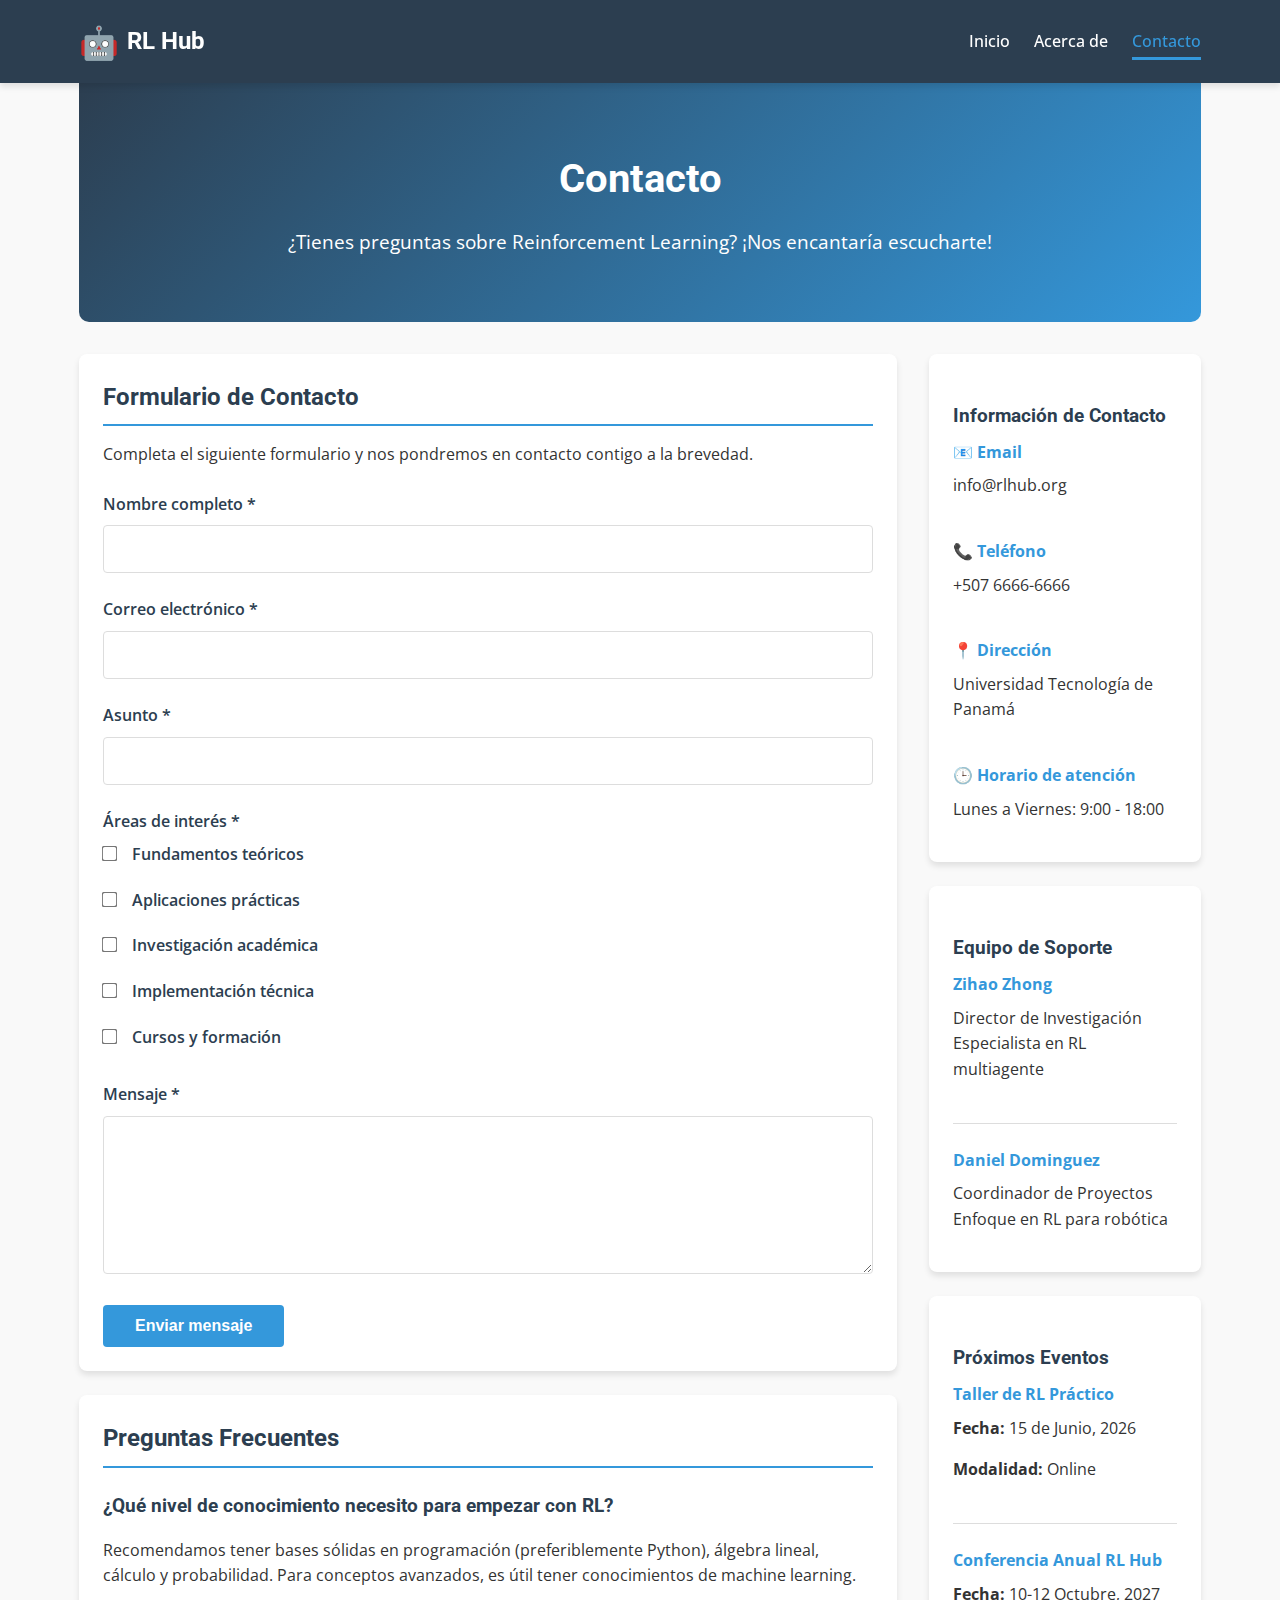
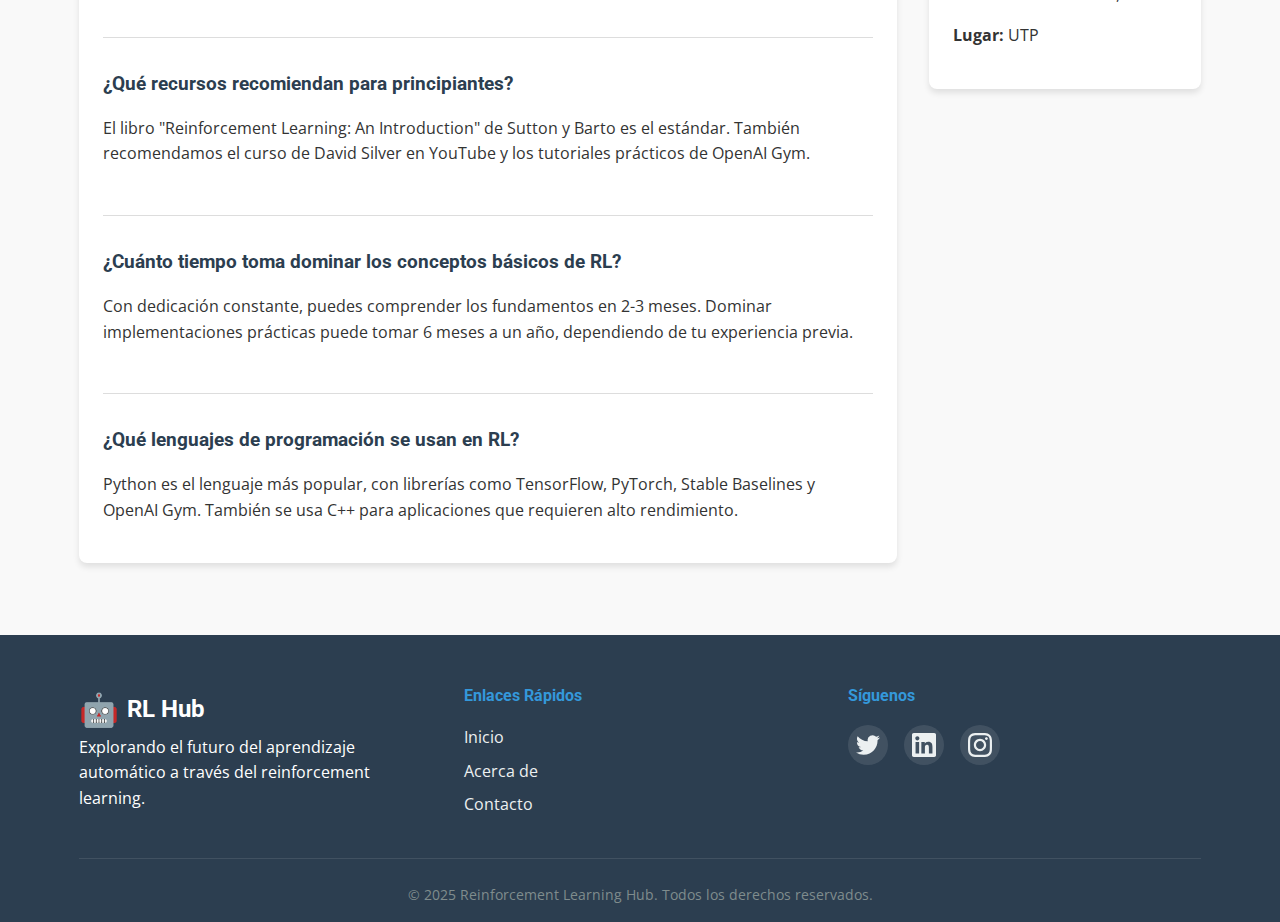
<file: contact.html>
<!DOCTYPE html>
<html lang="es">
<head>
    <meta charset="UTF-8">
    <meta name="viewport" content="width=device-width, initial-scale=1.0">
    <title>Contacto - Reinforcement Learning Hub</title>
    <link rel="stylesheet" href="styles.css">
    <link href="https://fonts.googleapis.com/css2?family=Roboto:wght@300;400;500;700&family=Open+Sans:wght@400;600&display=swap" rel="stylesheet">
</head>
<body>
    <header>
        <div class="container">
            <div class="logo-container">
                <div class="logo">
                    <span class="logo-icon">🤖</span>
                    <span class="logo-text">RL Hub</span>
                </div>
            </div>
            <nav>
                <ul>
                    <li><a href="index.html">Inicio</a></li>
                    <li><a href="about.html">Acerca de</a></li>
                    <li><a href="contact.html" class="active">Contacto</a></li>
                </ul>
            </nav>
        </div>
    </header>

    <main class="container">
        <section class="hero">
            <h1>Contacto</h1>
            <p>¿Tienes preguntas sobre Reinforcement Learning? ¡Nos encantaría escucharte!</p>
        </section>

        <div class="content-wrapper">
            <div class="main-content">
                <article class="card">
                    <h2>Formulario de Contacto</h2>
                    <p>Completa el siguiente formulario y nos pondremos en contacto contigo a la brevedad.</p>
                    
                    <!-- Los mensajes de éxito/error se mostrarán después del envío -->
                    <div id="form-messages"></div>

                    <form method="post" action="process_contact.php" class="contact-form">
                        <div class="form-group">
                            <label for="name">Nombre completo *</label>
                            <input type="text" id="name" name="name" required>
                        </div>

                        <div class="form-group">
                            <label for="email">Correo electrónico *</label>
                            <input type="email" id="email" name="email" required>
                        </div>

                        <div class="form-group">
                            <label for="subject">Asunto *</label>
                            <input type="text" id="subject" name="subject" required>
                        </div>

                        <div class="form-group">
                            <label>Áreas de interés *</label>
                            <div class="checkbox-group">
                                <label class="checkbox-label">
                                    <input type="checkbox" name="interest[]" value="teoria">
                                    <span>Fundamentos teóricos</span>
                                </label>
                                <label class="checkbox-label">
                                    <input type="checkbox" name="interest[]" value="aplicaciones">
                                    <span>Aplicaciones prácticas</span>
                                </label>
                                <label class="checkbox-label">
                                    <input type="checkbox" name="interest[]" value="investigacion">
                                    <span>Investigación académica</span>
                                </label>
                                <label class="checkbox-label">
                                    <input type="checkbox" name="interest[]" value="implementacion">
                                    <span>Implementación técnica</span>
                                </label>
                                <label class="checkbox-label">
                                    <input type="checkbox" name="interest[]" value="cursos">
                                    <span>Cursos y formación</span>
                                </label>
                            </div>
                        </div>

                        <div class="form-group">
                            <label for="message">Mensaje *</label>
                            <textarea id="message" name="message" rows="6" required></textarea>
                        </div>

                        <button type="submit" class="btn-primary">Enviar mensaje</button>
                    </form>
                </article>

                <article class="card">
                    <h2>Preguntas Frecuentes</h2>
                    
                    <div class="faq-container">
                        <div class="faq-item">
                            <h3>¿Qué nivel de conocimiento necesito para empezar con RL?</h3>
                            <p>Recomendamos tener bases sólidas en programación (preferiblemente Python), álgebra lineal, cálculo y probabilidad. Para conceptos avanzados, es útil tener conocimientos de machine learning.</p>
                        </div>
                        
                        <div class="faq-item">
                            <h3>¿Qué recursos recomiendan para principiantes?</h3>
                            <p>El libro "Reinforcement Learning: An Introduction" de Sutton y Barto es el estándar. También recomendamos el curso de David Silver en YouTube y los tutoriales prácticos de OpenAI Gym.</p>
                        </div>
                        
                        <div class="faq-item">
                            <h3>¿Cuánto tiempo toma dominar los conceptos básicos de RL?</h3>
                            <p>Con dedicación constante, puedes comprender los fundamentos en 2-3 meses. Dominar implementaciones prácticas puede tomar 6 meses a un año, dependiendo de tu experiencia previa.</p>
                        </div>
                        
                        <div class="faq-item">
                            <h3>¿Qué lenguajes de programación se usan en RL?</h3>
                            <p>Python es el lenguaje más popular, con librerías como TensorFlow, PyTorch, Stable Baselines y OpenAI Gym. También se usa C++ para aplicaciones que requieren alto rendimiento.</p>
                        </div>
                    </div>
                </article>
            </div>

            <aside class="sidebar">
                <div class="card">
                    <h3>Información de Contacto</h3>
                    <div class="contact-info">
                        <div class="contact-item">
                            <h4>📧 Email</h4>
                            <p>info@rlhub.org</p>
                        </div>
                        <div class="contact-item">
                            <h4>📞 Teléfono</h4>
                            <p>+507 6666-6666</p>
                        </div>
                        <div class="contact-item">
                            <h4>📍 Dirección</h4>
                            <p>Universidad Tecnología de Panamá</p>
                        </div>
                        <div class="contact-item">
                            <h4>🕒 Horario de atención</h4>
                            <p>Lunes a Viernes: 9:00 - 18:00</p>
                        </div>
                    </div>
                </div>

                <div class="card">
                    <h3>Equipo de Soporte</h3>
                    <div class="team-member">
                        <h4>Zihao Zhong</h4>
                        <p>Director de Investigación<br>Especialista en RL multiagente</p>
                    </div>
                    <div class="team-member">
                        <h4>Daniel Dominguez</h4>
                        <p>Coordinador de Proyectos<br>Enfoque en RL para robótica</p>
                    </div>
                </div>

                <div class="card">
                    <h3>Próximos Eventos</h3>
                    <div class="event-item">
                        <h4>Taller de RL Práctico</h4>
                        <p><strong>Fecha:</strong> 15 de Junio, 2026</p>
                        <p><strong>Modalidad:</strong> Online</p>
                    </div>
                    <div class="event-item">
                        <h4>Conferencia Anual RL Hub</h4>
                        <p><strong>Fecha:</strong> 10-12 Octubre, 2027</p>
                        <p><strong>Lugar:</strong> UTP</p>
                    </div>
                </div>
            </aside>
        </div>
    </main>

    <footer>
        <div class="container">
            <div class="footer-content">
                <div class="footer-section">
                    <div class="logo">
                        <span class="logo-icon">🤖</span>
                        <span class="logo-text">RL Hub</span>
                    </div>
                    <p>Explorando el futuro del aprendizaje automático a través del reinforcement learning.</p>
                </div>
                
                <div class="footer-section">
                    <h4>Enlaces Rápidos</h4>
                    <ul>
                        <li><a href="index.html">Inicio</a></li>
                        <li><a href="about.html">Acerca de</a></li>
                        <li><a href="contact.html">Contacto</a></li>
                    </ul>
                </div>
                
                <div class="footer-section">
                    <h4>Síguenos</h4>
                    <div class="social-links">
                        <a href="https://twitter.com/" target="_blank" aria-label="Twitter">
                            <svg width="24" height="24" viewBox="0 0 24 24" fill="currentColor">
                                <path d="M23.953 4.57a10 10 0 01-2.825.775 4.958 4.958 0 002.163-2.723 10.016 10.016 0 01-3.127 1.195 4.92 4.92 0 00-8.384 4.482C7.69 8.095 4.067 6.13 1.64 3.162a4.822 4.822 0 00-.666 2.475c0 1.71.87 3.213 2.188 4.096a4.904 4.904 0 01-2.228-.616v.06a4.923 4.923 0 003.946 4.827 4.996 4.996 0 01-2.212.085 4.937 4.937 0 004.604 3.417 9.868 9.868 0 01-6.102 2.105c-.39 0-.779-.023-1.17-.067a13.995 13.995 0 007.557 2.209c9.054 0 13.999-7.496 13.999-13.986 0-.209 0-.42-.015-.63a9.936 9.936 0 002.46-2.543l-.047-.02z"/>
                            </svg>
                        </a>
                        <a href="https://www.linkedin.com/" target="_blank" aria-label="LinkedIn">
                            <svg width="24" height="24" viewBox="0 0 24 24" fill="currentColor">
                                <path d="M20.447 20.452h-3.554v-5.569c0-1.328-.027-3.037-1.852-3.037-1.853 0-2.136 1.445-2.136 2.939v5.667H9.351V9h3.414v1.561h.046c.477-.9 1.637-1.85 3.37-1.85 3.601 0 4.267 2.37 4.267 5.455v6.286zM5.337 7.433c-1.144 0-2.063-.926-2.063-2.065 0-1.138.92-2.063 2.063-2.063 1.14 0 2.064.925 2.064 2.063 0 1.139-.925 2.065-2.064 2.065zm1.782 13.019H3.555V9h3.564v11.452zM22.225 0H1.771C.792 0 0 .774 0 1.729v20.542C0 23.227.792 24 1.771 24h20.451C23.2 24 24 23.227 24 22.271V1.729C24 .774 23.2 0 22.222 0h.003z"/>
                            </svg>
                        </a>
                        <a href="https://www.instagram.com/" target="_blank" aria-label="Instagram">
                            <svg width="24" height="24" viewBox="0 0 24 24" fill="currentColor">
                                <path d="M12 2.163c3.204 0 3.584.012 4.85.07 3.252.148 4.771 1.691 4.919 4.919.058 1.265.069 1.645.069 4.849 0 3.205-.012 3.584-.069 4.849-.149 3.225-1.664 4.771-4.919 4.919-1.266.058-1.644.07-4.85.07-3.204 0-3.584-.012-4.849-.07-3.26-.149-4.771-1.699-4.919-4.92-.058-1.265-.07-1.644-.07-4.849 0-3.204.013-3.583.07-4.849.149-3.227 1.664-4.771 4.919-4.919 1.266-.057 1.645-.069 4.849-.069zm0-2.163c-3.259 0-3.667.014-4.947.072-4.358.2-6.78 2.618-6.98 6.98-.059 1.281-.073 1.689-.073 4.948 0 3.259.014 3.668.072 4.948.2 4.358 2.618 6.78 6.98 6.98 1.281.058 1.689.072 4.948.072 3.259 0 3.668-.014 4.948-.072 4.354-.2 6.782-2.618 6.979-6.98.059-1.28.073-1.689.073-4.948 0-3.259-.014-3.667-.072-4.947-.196-4.354-2.617-6.78-6.979-6.98-1.281-.059-1.69-.073-4.949-.073zm0 5.838c-3.403 0-6.162 2.759-6.162 6.162s2.759 6.163 6.162 6.163 6.162-2.759 6.162-6.163c0-3.403-2.759-6.162-6.162-6.162zm0 10.162c-2.209 0-4-1.79-4-4 0-2.209 1.791-4 4-4s4 1.791 4 4c0 2.21-1.791 4-4 4zm6.406-11.845c-.796 0-1.441.645-1.441 1.44s.645 1.44 1.441 1.44c.795 0 1.439-.645 1.439-1.44s-.644-1.44-1.439-1.44z"/>
                            </svg>
                        </a>
                    </div>
                </div>
            </div>
            
            <div class="footer-bottom">
                <p>&copy; 2025 Reinforcement Learning Hub. Todos los derechos reservados.</p>
            </div>
        </div>
    </footer>

    <!-- JavaScript simple para mostrar parámetros URL -->
    <script>
        // Mostrar mensajes de éxito/error desde la URL
        const urlParams = new URLSearchParams(window.location.search);
        const success = urlParams.get('success');
        const error = urlParams.get('error');
        
        const messagesContainer = document.getElementById('form-messages');
        
        if (success) {
            messagesContainer.innerHTML = `
                <div class="alert alert-success">
                    ${decodeURIComponent(success)}
                </div>
            `;
        }
        
        if (error) {
            messagesContainer.innerHTML = `
                <div class="alert alert-error">
                    <h4>Error:</h4>
                    <p>${decodeURIComponent(error)}</p>
                </div>
            `;
        }
    </script>
</body>
</html>
</file>
<file: styles.css>
/* styles.css */
:root {
    --primary-color: #2c3e50;
    --secondary-color: #3498db;
    --accent-color: #e74c3c;
    --light-color: #ecf0f1;
    --dark-color: #2c3e50;
    --text-color: #333;
    --text-light: #7f8c8d;
    --border-color: #ddd;
    --shadow: 0 4px 6px rgba(0, 0, 0, 0.1);
    --transition: all 0.3s ease;
}

* {
    margin: 0;
    padding: 0;
    box-sizing: border-box;
}

body {
    font-family: 'Open Sans', sans-serif;
    line-height: 1.6;
    color: var(--text-color);
    background-color: #f9f9f9;
}

.container {
    width: 90%;
    max-width: 1200px;
    margin: 0 auto;
    padding: 0 15px;
}

/* Header */
header {
    background-color: var(--primary-color);
    color: white;
    padding: 1rem 0;
    box-shadow: var(--shadow);
    position: sticky;
    top: 0;
    z-index: 1000;
}

header .container {
    display: flex;
    justify-content: space-between;
    align-items: center;
}

.logo-container {
    display: flex;
    align-items: center;
}

.logo {
    display: flex;
    align-items: center;
    font-weight: 700;
    font-size: 1.5rem;
}

.logo-icon {
    font-size: 2rem;
    margin-right: 0.5rem;
}

.logo-text {
    font-family: 'Roboto', sans-serif;
}

nav ul {
    display: flex;
    list-style: none;
}

nav ul li {
    margin-left: 1.5rem;
}

nav ul li a {
    color: white;
    text-decoration: none;
    font-weight: 500;
    padding: 0.5rem 0;
    transition: var(--transition);
    position: relative;
}

nav ul li a:hover,
nav ul li a.active {
    color: var(--secondary-color);
}

nav ul li a.active::after {
    content: '';
    position: absolute;
    bottom: 0;
    left: 0;
    width: 100%;
    height: 3px;
    background-color: var(--secondary-color);
}

/* Hero Section */
.hero {
    background: linear-gradient(135deg, var(--primary-color), var(--secondary-color));
    color: white;
    padding: 4rem 2rem;
    text-align: center;
    border-radius: 0 0 10px 10px;
    margin-bottom: 2rem;
}

.hero h1 {
    font-size: 2.5rem;
    margin-bottom: 1rem;
    font-family: 'Roboto', sans-serif;
}

.hero p {
    font-size: 1.2rem;
    max-width: 800px;
    margin: 0 auto;
}

/* Main Content */
.content-wrapper {
    display: flex;
    gap: 2rem;
    margin-bottom: 3rem;
}

.main-content {
    flex: 3;
}

.sidebar {
    flex: 1;
}

.card {
    background: white;
    border-radius: 8px;
    padding: 1.5rem;
    margin-bottom: 1.5rem;
    box-shadow: var(--shadow);
    transition: var(--transition);
}

.card:hover {
    transform: translateY(-5px);
    box-shadow: 0 6px 12px rgba(0, 0, 0, 0.15);
}

.card h2 {
    color: var(--primary-color);
    margin-bottom: 1rem;
    font-family: 'Roboto', sans-serif;
    border-bottom: 2px solid var(--secondary-color);
    padding-bottom: 0.5rem;
}

.card h3 {
    color: var(--dark-color);
    margin: 1.5rem 0 0.5rem;
    font-family: 'Roboto', sans-serif;
}

.card h4 {
    color: var(--secondary-color);
    margin-bottom: 0.5rem;
}

.card p {
    margin-bottom: 1rem;
}

.card ul {
    margin-left: 1.5rem;
    margin-bottom: 1rem;
}

.card li {
    margin-bottom: 0.5rem;
}

/* Applications Grid */
.applications-grid {
    display: grid;
    grid-template-columns: repeat(auto-fill, minmax(300px, 1fr));
    gap: 1.5rem;
    margin-top: 1rem;
}

.application-item {
    background: var(--light-color);
    padding: 1rem;
    border-radius: 6px;
    border-left: 4px solid var(--secondary-color);
}

/* Resources List */
.resources-list {
    display: flex;
    flex-direction: column;
    gap: 1.5rem;
}

.resource-item {
    background: var(--light-color);
    padding: 1rem;
    border-radius: 6px;
}

.resource-item h4 {
    margin-bottom: 0.5rem;
    color: var(--primary-color);
}

.resource-item ul {
    margin-left: 1rem;
}

.resource-item a {
    color: var(--secondary-color);
    text-decoration: none;
    transition: var(--transition);
}

.resource-item a:hover {
    color: var(--accent-color);
    text-decoration: underline;
}

/* Video */
.video-container {
    position: relative;
    width: 100%;
    height: 0;
    padding-bottom: 56.25%; /* 16:9 aspect ratio */
    margin-bottom: 1rem;
}

.video-container iframe {
    position: absolute;
    top: 0;
    left: 0;
    width: 100%;
    height: 100%;
    border-radius: 6px;
}

.video-caption {
    font-style: italic;
    color: var(--text-light);
    text-align: center;
}

/* Sidebar */
.news-item, .event-item {
    margin-bottom: 1.5rem;
    padding-bottom: 1.5rem;
    border-bottom: 1px solid var(--border-color);
}

.news-item:last-child, .event-item:last-child {
    border-bottom: none;
    margin-bottom: 0;
    padding-bottom: 0;
}

.news-date {
    font-size: 0.85rem;
    color: var(--text-light);
    font-style: italic;
}

.external-links {
    list-style: none;
    margin-left: 0;
}

.external-links li {
    margin-bottom: 0.5rem;
}

.external-links a {
    color: var(--secondary-color);
    text-decoration: none;
    transition: var(--transition);
    display: block;
    padding: 0.5rem 0;
}

.external-links a:hover {
    color: var(--accent-color);
    padding-left: 0.5rem;
}

/* Footer */
footer {
    background-color: var(--primary-color);
    color: white;
    padding: 3rem 0 1rem;
}

.footer-content {
    display: grid;
    grid-template-columns: repeat(auto-fit, minmax(250px, 1fr));
    gap: 2rem;
    margin-bottom: 2rem;
}

.footer-section h4 {
    margin-bottom: 1rem;
    font-family: 'Roboto', sans-serif;
    color: var(--secondary-color);
}

.footer-section ul {
    list-style: none;
}

.footer-section ul li {
    margin-bottom: 0.5rem;
}

.footer-section a {
    color: var(--light-color);
    text-decoration: none;
    transition: var(--transition);
}

.footer-section a:hover {
    color: var(--secondary-color);
}

.social-links {
    display: flex;
    gap: 1rem;
}

.social-links a {
    display: flex;
    align-items: center;
    justify-content: center;
    width: 40px;
    height: 40px;
    background-color: rgba(255, 255, 255, 0.1);
    border-radius: 50%;
    transition: var(--transition);
}

.social-links a:hover {
    background-color: var(--secondary-color);
    transform: translateY(-3px);
}

.footer-bottom {
    text-align: center;
    padding-top: 1.5rem;
    border-top: 1px solid rgba(255, 255, 255, 0.1);
    color: var(--text-light);
    font-size: 0.9rem;
}

/* Responsive Design */
@media (max-width: 768px) {
    .content-wrapper {
        flex-direction: column;
    }
    
    .applications-grid {
        grid-template-columns: 1fr;
    }
    
    header .container {
        flex-direction: column;
        text-align: center;
    }
    
    nav ul {
        margin-top: 1rem;
        justify-content: center;
    }
    
    nav ul li {
        margin: 0 0.75rem;
    }
    
    .hero {
        padding: 2rem 1rem;
    }
    
    .hero h1 {
        font-size: 2rem;
    }
    
    .footer-content {
        grid-template-columns: 1fr;
        text-align: center;
    }
    
    .social-links {
        justify-content: center;
    }
}

/* Timeline */
.timeline {
    position: relative;
    margin: 2rem 0;
}

.timeline::before {
    content: '';
    position: absolute;
    left: 30px;
    top: 0;
    bottom: 0;
    width: 2px;
    background: var(--secondary-color);
}

.timeline-item {
    position: relative;
    margin-bottom: 2rem;
    padding-left: 80px;
}

.timeline-date {
    position: absolute;
    left: 0;
    top: 0;
    background: var(--secondary-color);
    color: white;
    padding: 0.5rem 1rem;
    border-radius: 20px;
    font-weight: 600;
    font-size: 0.9rem;
}

.timeline-content {
    background: var(--light-color);
    padding: 1rem;
    border-radius: 6px;
    border-left: 4px solid var(--secondary-color);
}

/* MDP Elements */
.mdp-elements {
    display: grid;
    grid-template-columns: repeat(auto-fit, minmax(200px, 1fr));
    gap: 1rem;
    margin: 1.5rem 0;
}

.mdp-element {
    background: var(--light-color);
    padding: 1rem;
    border-radius: 6px;
    text-align: center;
    border: 1px solid var(--border-color);
}

.mdp-element h4 {
    color: var(--primary-color);
    margin-bottom: 0.5rem;
}

/* Equation */
.equation {
    background: #f8f9fa;
    border: 1px solid var(--border-color);
    padding: 1.5rem;
    margin: 1rem 0;
    text-align: center;
    font-family: 'Courier New', monospace;
    font-size: 1.2rem;
    border-radius: 6px;
    border-left: 4px solid var(--accent-color);
}

.equation-caption {
    text-align: center;
    font-style: italic;
    color: var(--text-light);
    margin-top: 0.5rem;
}

/* Applications Detailed */
.applications-detailed {
    display: flex;
    flex-direction: column;
    gap: 2rem;
}

.application-detailed {
    background: var(--light-color);
    padding: 1.5rem;
    border-radius: 8px;
    border-left: 4px solid var(--secondary-color);
}

.application-detailed h3 {
    color: var(--primary-color);
    margin-bottom: 1rem;
}

/* Research Areas */
.research-areas {
    display: grid;
    grid-template-columns: repeat(auto-fit, minmax(250px, 1fr));
    gap: 1.5rem;
}

.research-area {
    background: var(--light-color);
    padding: 1.5rem;
    border-radius: 8px;
    text-align: center;
    transition: var(--transition);
}

.research-area:hover {
    transform: translateY(-5px);
    box-shadow: 0 6px 12px rgba(0, 0, 0, 0.1);
}

.research-area h4 {
    color: var(--primary-color);
    margin-bottom: 1rem;
}

/* Sidebar specific styles */
.pioneer, .achievement, .team-member {
    margin-bottom: 1.5rem;
    padding-bottom: 1.5rem;
    border-bottom: 1px solid var(--border-color);
}

.pioneer:last-child, .achievement:last-child, .team-member:last-child {
    border-bottom: none;
    margin-bottom: 0;
    padding-bottom: 0;
}

.pioneer h4, .achievement h4, .team-member h4 {
    color: var(--secondary-color);
    margin-bottom: 0.5rem;
}

.institutions-list {
    list-style: none;
    margin-left: 0;
}

.institutions-list li {
    padding: 0.5rem 0;
    border-bottom: 1px solid var(--border-color);
}

.institutions-list li:last-child {
    border-bottom: none;
}

/* Contact Form */
.contact-form {
    margin-top: 1.5rem;
}

.form-group {
    margin-bottom: 1.5rem;
}

.form-group label {
    display: block;
    margin-bottom: 0.5rem;
    font-weight: 600;
    color: var(--primary-color);
}

.form-group input[type="text"],
.form-group input[type="email"],
.form-group textarea {
    width: 100%;
    padding: 0.75rem;
    border: 1px solid var(--border-color);
    border-radius: 4px;
    font-family: 'Open Sans', sans-serif;
    font-size: 1rem;
    transition: var(--transition);
}

.form-group input[type="text"]:focus,
.form-group input[type="email"]:focus,
.form-group textarea:focus {
    outline: none;
    border-color: var(--secondary-color);
    box-shadow: 0 0 0 2px rgba(52, 152, 219, 0.2);
}

.checkbox-group {
    display: flex;
    flex-direction: column;
    gap: 0.75rem;
    margin-top: 0.5rem;
}

.checkbox-label {
    display: flex;
    align-items: center;
    cursor: pointer;
}

.checkbox-label input[type="checkbox"] {
    margin-right: 0.75rem;
    transform: scale(1.2);
}

.btn-primary {
    background: var(--secondary-color);
    color: white;
    border: none;
    padding: 0.75rem 2rem;
    border-radius: 4px;
    font-size: 1rem;
    font-weight: 600;
    cursor: pointer;
    transition: var(--transition);
}

.btn-primary:hover {
    background: #2980b9;
    transform: translateY(-2px);
}

/* Alerts */
.alert {
    padding: 1rem;
    border-radius: 4px;
    margin-bottom: 1.5rem;
}

.alert-error {
    background: #f8d7da;
    color: #721c24;
    border: 1px solid #f5c6cb;
}

.alert-success {
    background: #d4edda;
    color: #155724;
    border: 1px solid #c3e6cb;
}

/* FAQ */
.faq-container {
    margin-top: 1.5rem;
}

.faq-item {
    margin-bottom: 2rem;
    padding-bottom: 2rem;
    border-bottom: 1px solid var(--border-color);
}

.faq-item:last-child {
    border-bottom: none;
    margin-bottom: 0;
    padding-bottom: 0;
}

.faq-item h3 {
    color: var(--primary-color);
    margin-bottom: 1rem;
}

/* Contact Info */
.contact-info {
    display: flex;
    flex-direction: column;
    gap: 1.5rem;
}

.contact-item h4 {
    color: var(--secondary-color);
    margin-bottom: 0.5rem;
}

/* Responsive adjustments */
@media (max-width: 768px) {
    .timeline::before {
        left: 20px;
    }
    
    .timeline-item {
        padding-left: 60px;
    }
    
    .timeline-date {
        padding: 0.4rem 0.8rem;
        font-size: 0.8rem;
    }
    
    .mdp-elements {
        grid-template-columns: 1fr;
    }
    
    .research-areas {
        grid-template-columns: 1fr;
    }
}
</file>
